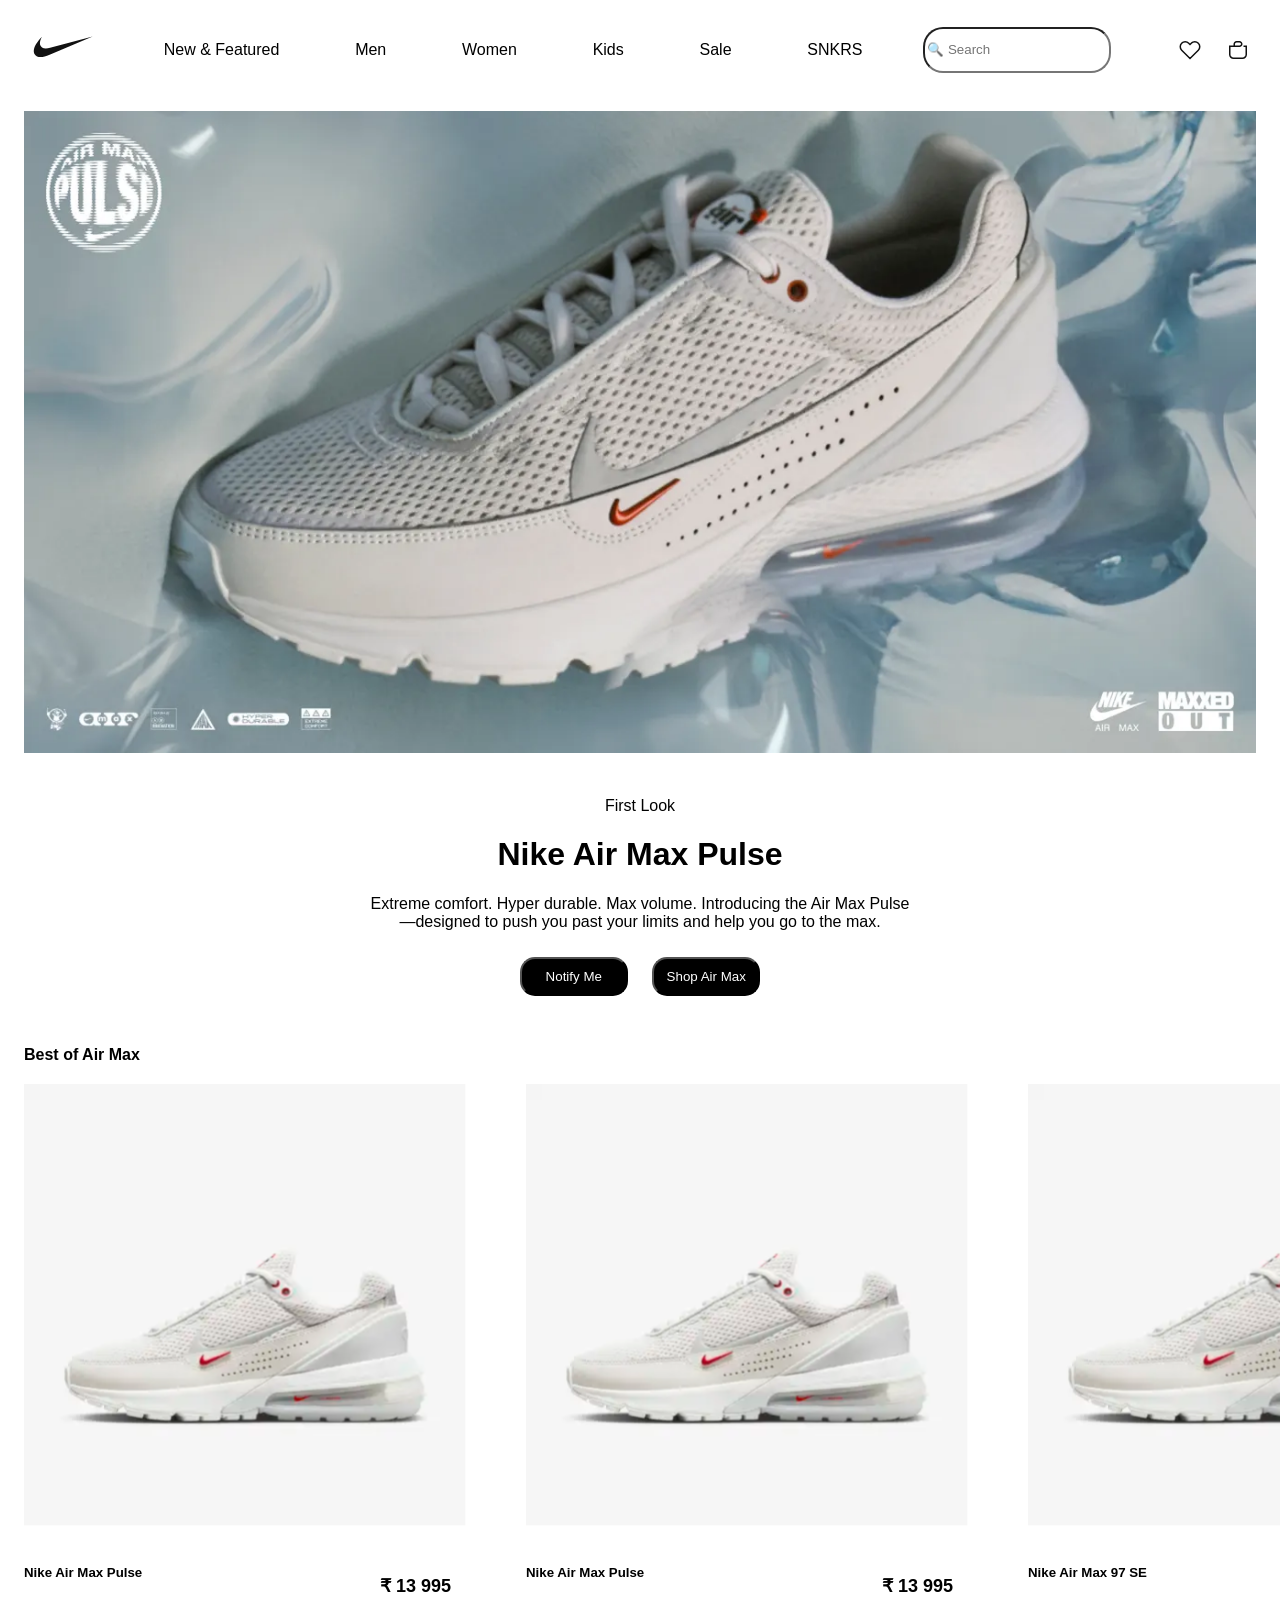
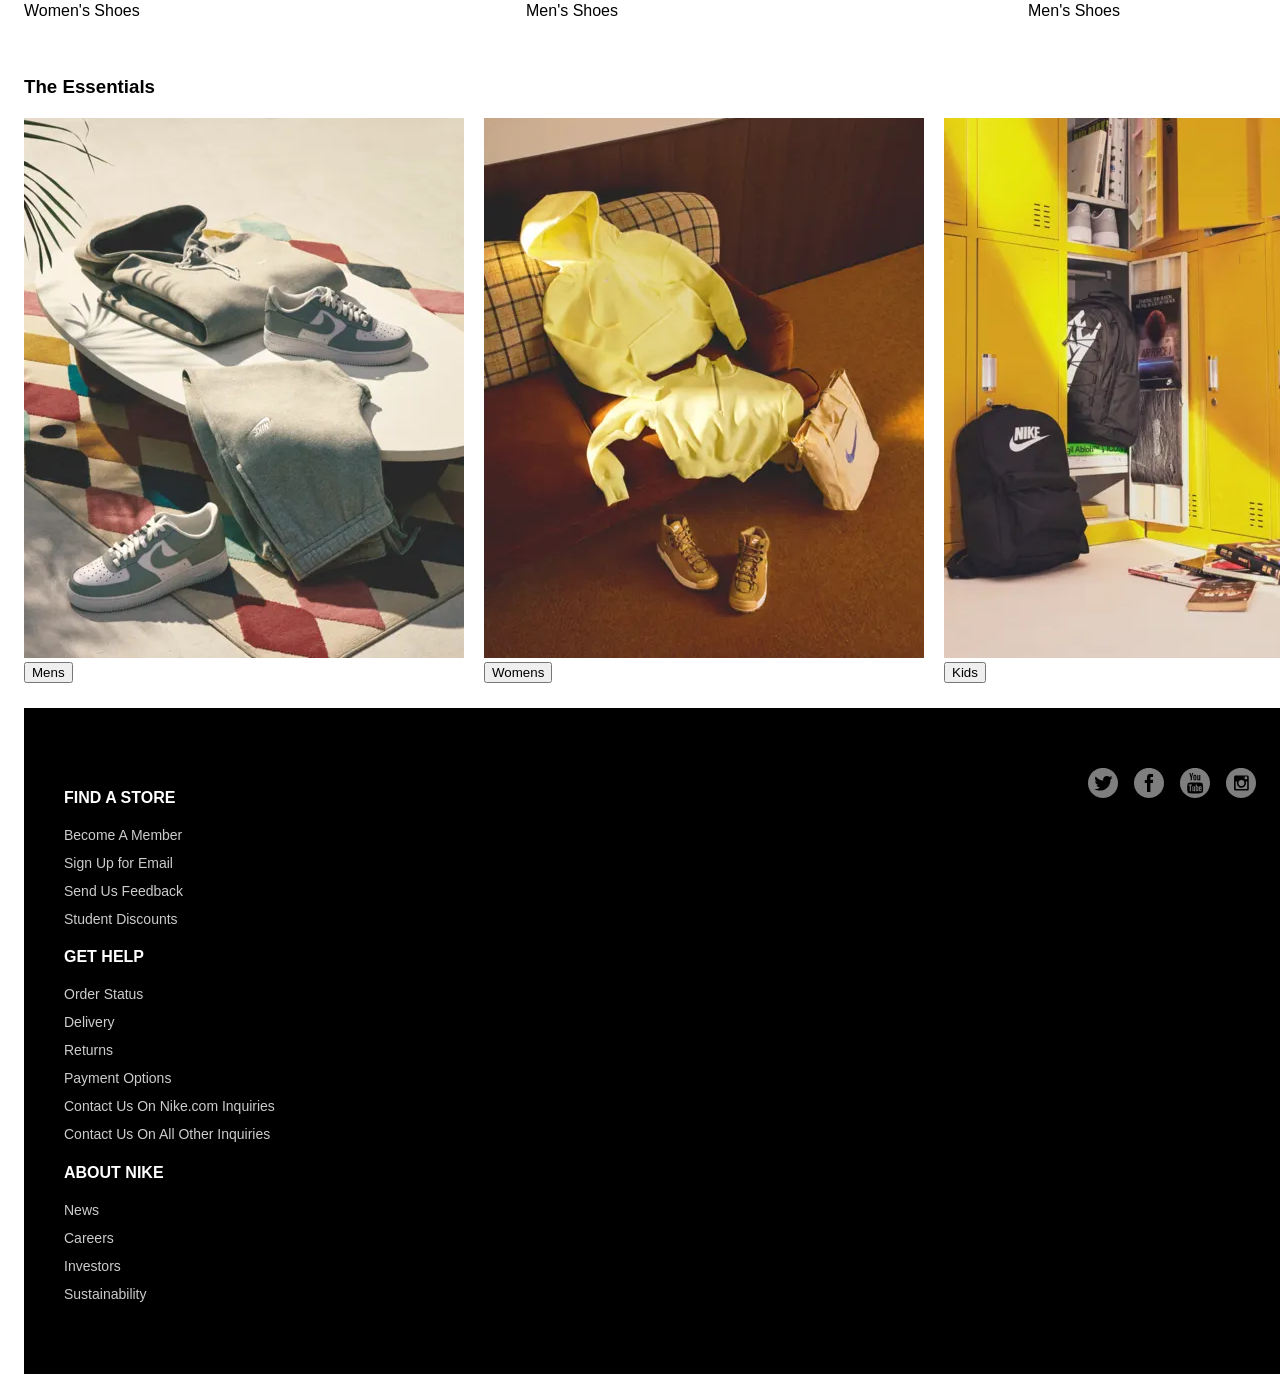
<file: index.html>
<!DOCTYPE html>
<html lang="en">
<head>
    <meta charset="UTF-8">
    <meta name="viewport" content="width=device-width, initial-scale=1.0">
    <title>Nike Air Max</title>
    <link rel="stylesheet" href="style.css">
</head>
<body>
<div class="container">

    <header>
        <nav>
            <a href="index.html"><img src="Images/Frame.svg"></a>
            <p><a href="Page2.html">New & Featured</a></p> 
            <p>Men</p> 
            <p>Women</p> 
            <p>Kids</p> 
            <p>Sale</p> 
            <p>SNKRS</p>
            <input type="text" placeholder="🔍 Search" name="" id="" class="Shit">
            <img src="Images/AutoLayoutHorizontal.svg">
        </nav>
    </header>
    <img src="Images/Image.png" class="hero-image">
    <div class="txt1">
        <p>First Look</p>
        <h1>Nike Air Max Pulse</h1>
        <p>Extreme comfort. Hyper durable. Max volume. Introducing the Air Max Pulse <br>
            —designed to push you past your limits and help you go to the max.
        </p>
        <button class="btn btn-dark">Notify Me</button>
        <button class="btn btn-dark">Shop Air Max</button>
    </div>
    
    <h4 style="margin-bottom: 20px; margin-top: 40px;">Best of Air Max</h4>
    
    <div class="card-group">
        <div class="card">
            <img src="Images/shoe.svg" class="card-img-top">
            <div class="card-body">
                <div class="card-price">₹ 13 995</div>
                <h5 class="card-title">Nike Air Max Pulse</h5>
                <p class="card-text">Women's Shoes</p>
            </div>
        </div>
        <div class="card">
            <img src="Images/shoe.svg" class="card-img-top">
            <div class="card-body">
                <div class="card-price">₹ 13 995</div>
                <h5 class="card-title">Nike Air Max Pulse</h5>
                <p class="card-text">Men's Shoes</p>
            </div>
        </div>
        <div class="card">
            <img src="Images/shoe.svg" class="card-img-top">
            <div class="card-body">
                <div class="card-price">₹ 16 995</div>
                <h5 class="card-title">Nike Air Max 97 SE</h5>
                <p class="card-text">Men's Shoes</p>
            </div>
        </div>
    </div>
    
    <h3 style="margin-top: 40px;">The Essentials</h3>
    
<div class="sectors">
    <div class="bk"><img src="Images/Bk1.svg" alt=""><button>Mens</button></div>
    <div class="bk"><img src="Images/Bk2.svg" alt=""><button>Womens</button></div>
    <div class="bk"><img src="Images/Bk3.svg" alt=""><button>Kids</button></div>
</div>

        <footer>
            <div class="main">
                <div class="footer-container">
                    <div class="footer-menu">
                        <div class="footer-column">
                            <h4>FIND A STORE</h4>
                            <ul>
                                <li>Become A Member</li>
                                <li><a href="Page3.html" style="text-decoration: none; color: #ccc;">Sign Up for Email</a></li>
                                <li>Send Us Feedback</li>
                                <li>Student Discounts</li>
                            </ul>
                        </div>
                        
                        <div class="footer-column">
                            <h4>GET HELP</h4>
                            <ul>
                                <li>Order Status</li>
                                <li>Delivery</li>
                                <li>Returns</li>
                                <li>Payment Options</li>
                                <li>Contact Us On Nike.com Inquiries</li>
                                <li>Contact Us On All Other Inquiries</li>
                            </ul>
                        </div>
                        
                        <div class="footer-column">
                            <h4>ABOUT NIKE</h4>
                            <ul>
                                <li>News</li>
                                <li>Careers</li>
                                <li>Investors</li>
                                <li>Sustainability</li>
                            </ul>
                        </div>
                    </div>
                    
                    <div class="footer-icons">
                        <img src="Images/Icons.svg" alt="Social Icons">                
                    </div>
                </div>
            </div>
        </footer>
</div>
</body>
</html>
</file>
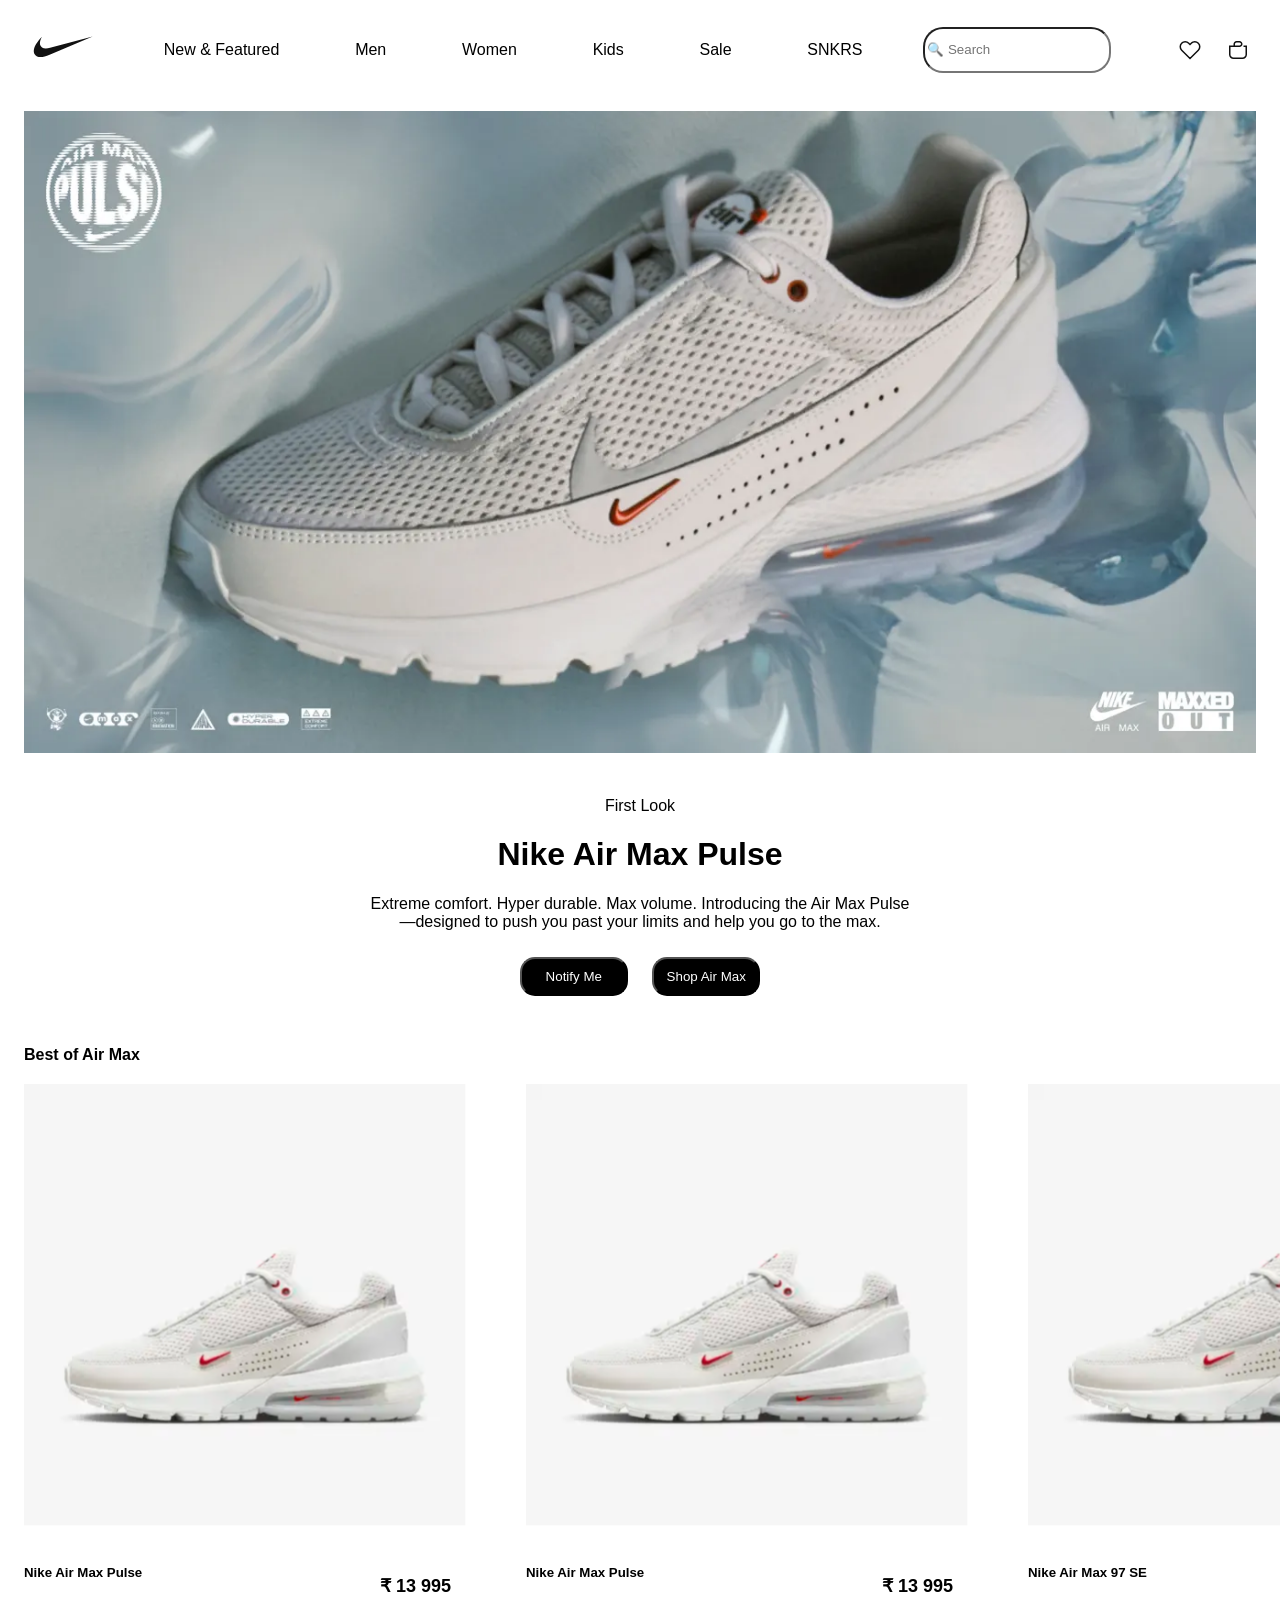
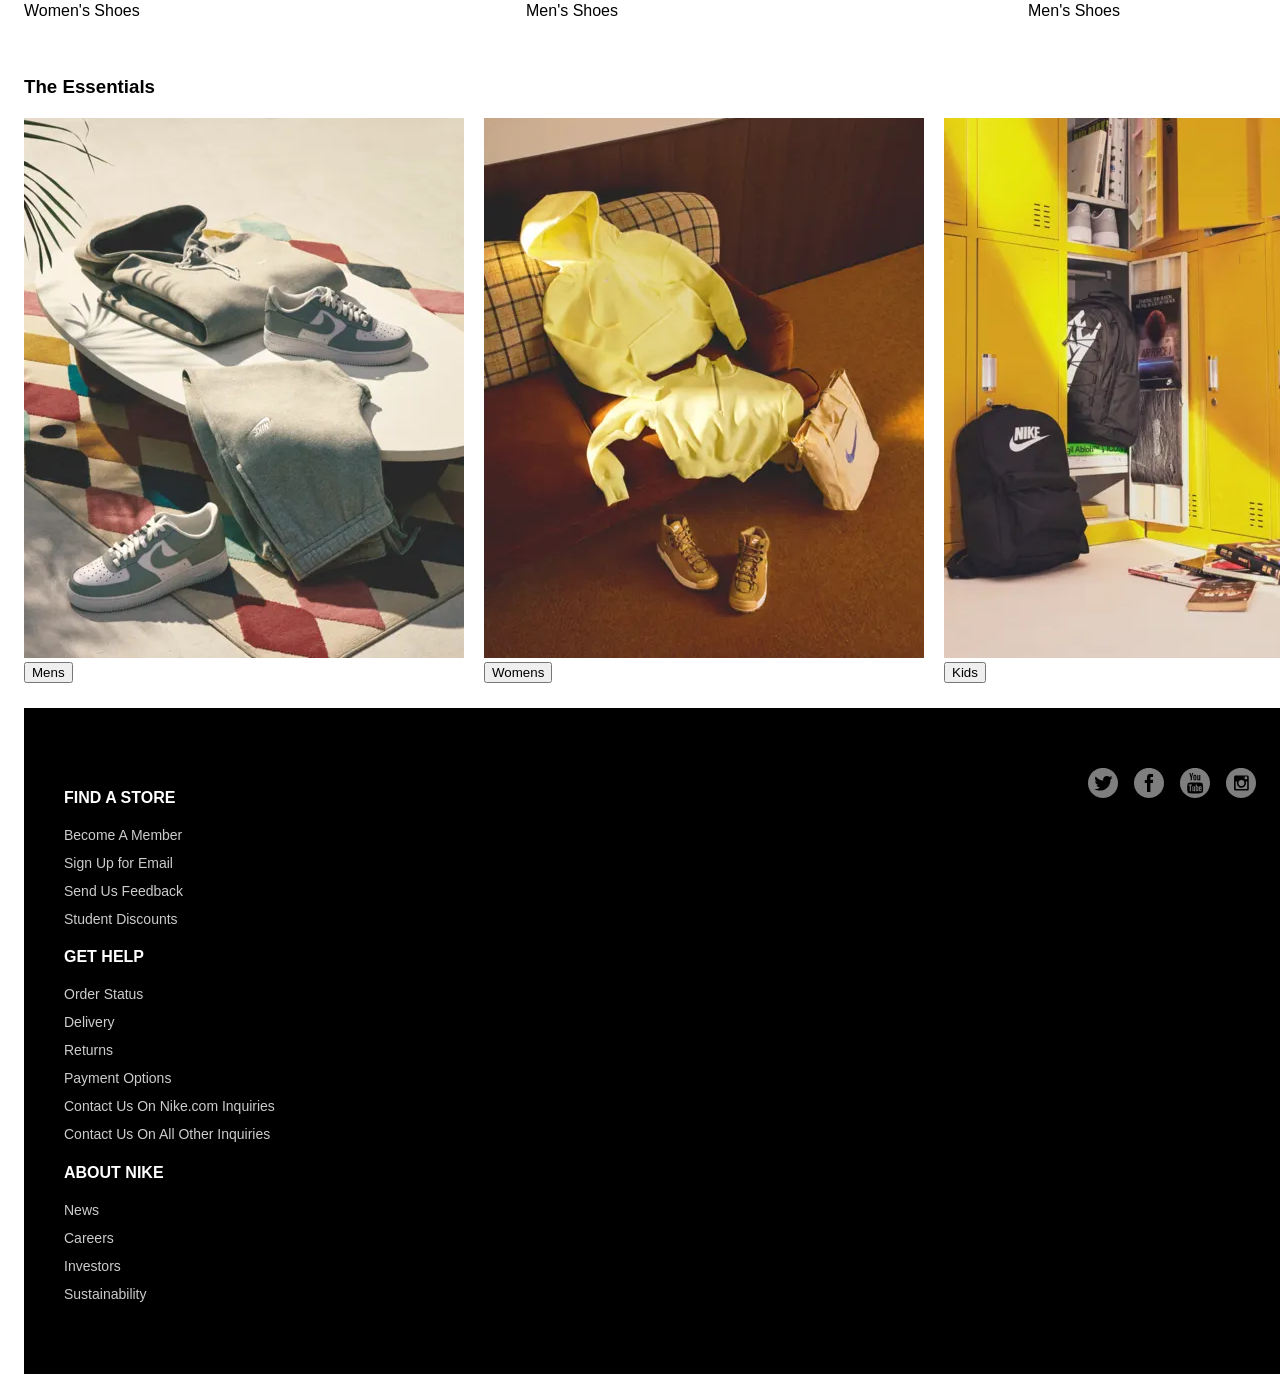
<file: Index.html>
<!DOCTYPE html>
<html lang="en">
<head>
    <meta charset="UTF-8">
    <meta name="viewport" content="width=device-width, initial-scale=1.0">
    <title>Nike Air Max</title>
    <link rel="stylesheet" href="style.css">
</head>
<body>
<div class="container">

    <header>
        <nav>
            <a href="Index.html"><img src="/Images/Frame.svg"></a>
            <p><a href="Page2.html">New & Featured</a></p> 
            <p>Men</p> 
            <p>Women</p> 
            <p>Kids</p> 
            <p>Sale</p> 
            <p>SNKRS</p>
            <input type="text" placeholder="🔍 Search" name="" id="" class="Shit">
            <img src="/Images/AutoLayoutHorizontal.svg">
        </nav>
    </header>
    <img src="/Images/Image.png" class="hero-image">
    <div class="txt1">
        <p>First Look</p>
        <h1>Nike Air Max Pulse</h1>
        <p>Extreme comfort. Hyper durable. Max volume. Introducing the Air Max Pulse <br>
            —designed to push you past your limits and help you go to the max.
        </p>
        <button class="btn btn-dark">Notify Me</button>
        <button class="btn btn-dark">Shop Air Max</button>
    </div>
    
    <h4 style="margin-bottom: 20px; margin-top: 40px;">Best of Air Max</h4>
    
    <div class="card-group">
        <div class="card">
            <img src="/Images/shoe.svg" class="card-img-top">
            <div class="card-body">
                <div class="card-price">₹ 13 995</div>
                <h5 class="card-title">Nike Air Max Pulse</h5>
                <p class="card-text">Women's Shoes</p>
            </div>
        </div>
        <div class="card">
            <img src="/Images/shoe.svg" class="card-img-top">
            <div class="card-body">
                <div class="card-price">₹ 13 995</div>
                <h5 class="card-title">Nike Air Max Pulse</h5>
                <p class="card-text">Men's Shoes</p>
            </div>
        </div>
        <div class="card">
            <img src="/Images/shoe.svg" class="card-img-top">
            <div class="card-body">
                <div class="card-price">₹ 16 995</div>
                <h5 class="card-title">Nike Air Max 97 SE</h5>
                <p class="card-text">Men's Shoes</p>
            </div>
        </div>
    </div>
    
    <h3 style="margin-top: 40px;">The Essentials</h3>
    
<div class="sectors">
    <div class="bk"><img src="/Images/Bk1.svg" alt=""><button>Mens</button></div>
    <div class="bk"><img src="/Images/Bk2.svg" alt=""><button>Womens</button></div>
    <div class="bk"><img src="/Images/Bk3.svg" alt=""><button>Kids</button></div>
</div>

        <footer>
            <div class="main">
                <div class="footer-container">
                    <div class="footer-menu">
                        <div class="footer-column">
                            <h4>FIND A STORE</h4>
                            <ul>
                                <li>Become A Member</li>
                                <li><a href="Page3.html" style="text-decoration: none; color: #ccc;">Sign Up for Email</a></li>
                                <li>Send Us Feedback</li>
                                <li>Student Discounts</li>
                            </ul>
                        </div>
                        
                        <div class="footer-column">
                            <h4>GET HELP</h4>
                            <ul>
                                <li>Order Status</li>
                                <li>Delivery</li>
                                <li>Returns</li>
                                <li>Payment Options</li>
                                <li>Contact Us On Nike.com Inquiries</li>
                                <li>Contact Us On All Other Inquiries</li>
                            </ul>
                        </div>
                        
                        <div class="footer-column">
                            <h4>ABOUT NIKE</h4>
                            <ul>
                                <li>News</li>
                                <li>Careers</li>
                                <li>Investors</li>
                                <li>Sustainability</li>
                            </ul>
                        </div>
                    </div>
                    
                    <div class="footer-icons">
                        <img src="/Images/Icons.svg" alt="Social Icons">                
                    </div>
                </div>
            </div>
        </footer>
</div>
</body>
</html>
</file>
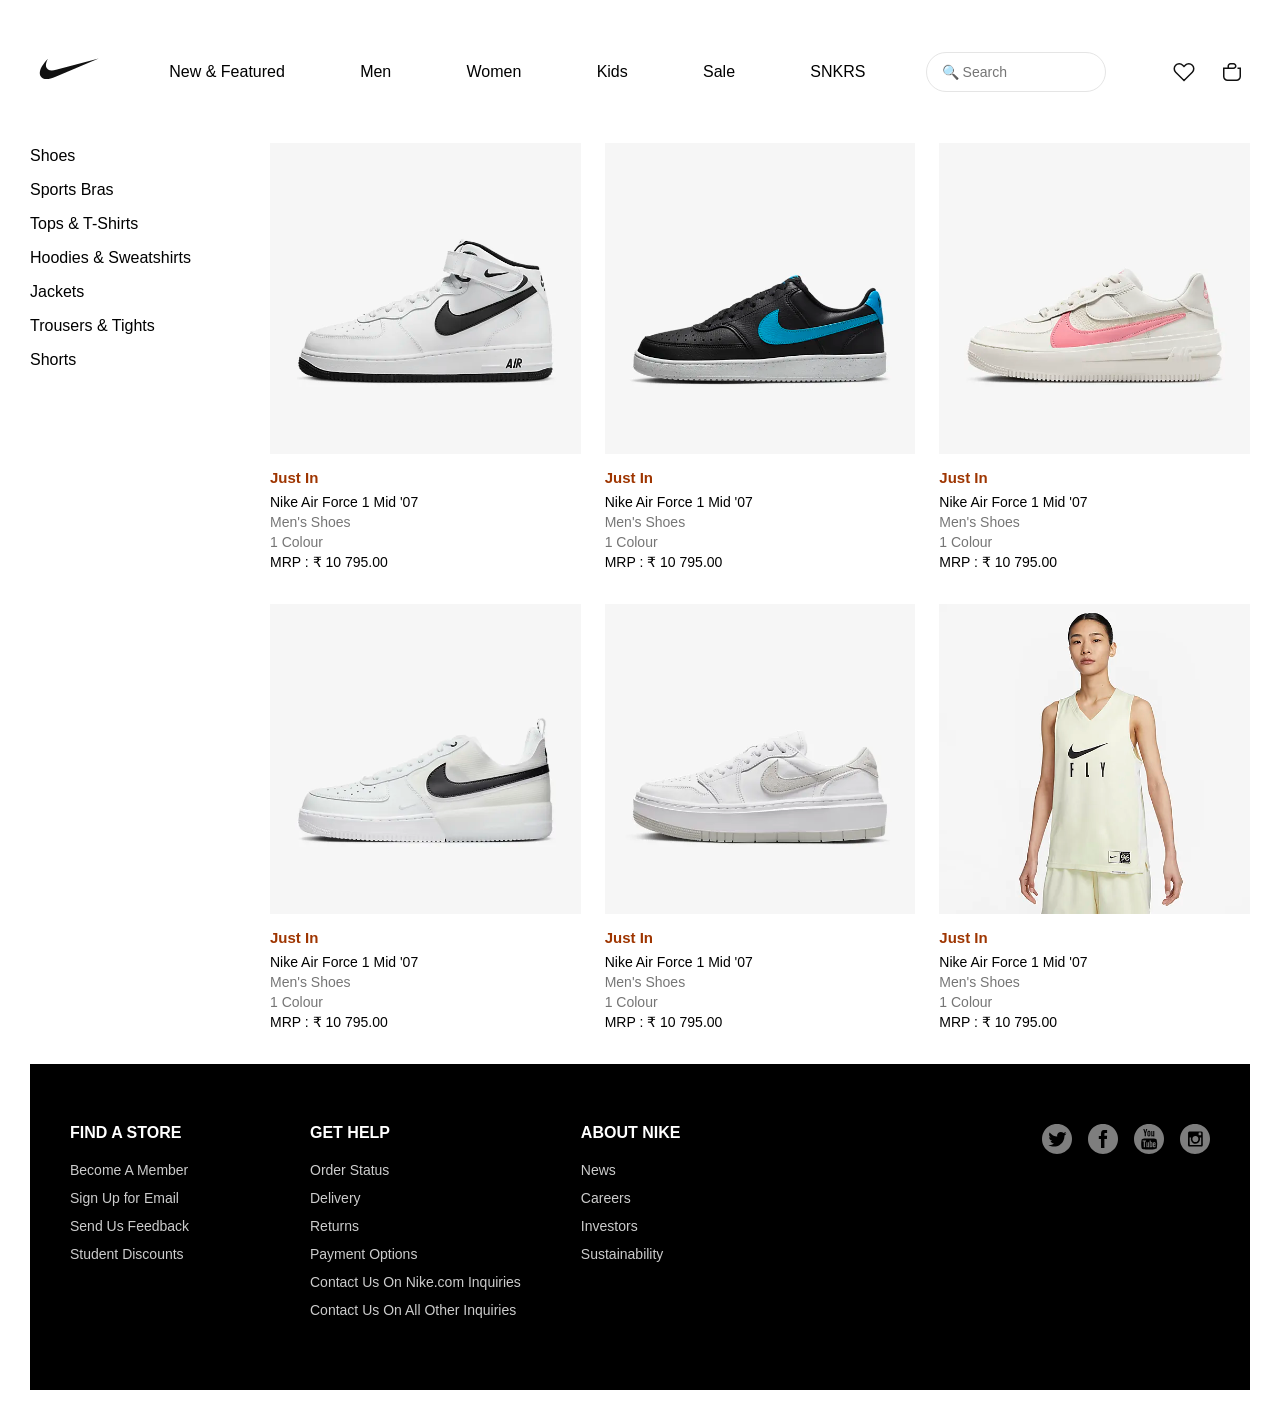
<file: Page2.html>
<!DOCTYPE html>
<html lang="en">
<head>
    <meta charset="UTF-8">
    <meta name="viewport" content="width=device-width, initial-scale=1.0">
    <title>Document</title>
<link rel="stylesheet" href="Page2.css">
</head>
<body class="p-3 m-0 border-0 bd-example m-0 border-0">
    <div class="container">
        <header>
            <nav>
                <a href="index.html"><img src="Images/Frame.svg" alt="Nike Logo"></a>
                <p><a href="Page2.html" style="text-decoration: none; color: black;">New & Featured</a></p> 
                <p>Men</p> 
                <p>Women</p> 
                <p>Kids</p> 
                <p>Sale</p> 
                <p>SNKRS</p>
                <input type="text" placeholder="🔍 Search" name="" id="" class="Shit">
                <img src="Images/AutoLayoutHorizontal.svg" alt="Cart">
            </nav>
        </header>
        <div class="content-wrapper">
            <aside>
                <li>
                    <ul>Shoes</ul>
                    <ul>Sports Bras</ul>
                    <ul>Tops & T-Shirts</ul>
                    <ul>Hoodies & Sweatshirts</ul>
                    <ul>Jackets</ul>
                    <ul>Trousers & Tights</ul>
                    <ul>Shorts</ul>
                </li>
            </aside>
            
            <div class="product-grid">
                <div class="row">
                    <div class="col">
                        <div class="card">
                            <img src="Images/Rectangle.svg" alt="Product">
                            <div class="card-body">
                                <h5 class="card-title" style="color: #9E3500;">Just In</h5>
                                <p class="card-text">Nike Air Force 1 Mid '07</p>
                                <p class="card-text" style="color: #757575;">Men's Shoes</p>
                                <p class="card-text" style="color: #757575;">1 Colour</p>
                                <p class="card-text">MRP : ₹ 10 795.00</p>
                            </div>
                        </div>
                    </div>
                    <div class="col">
                        <div class="card">
                            <img src="Images/Rectangle (1).svg" alt="Product">
                            <div class="card-body">
                                <h5 class="card-title" style="color: #9E3500;">Just In</h5>
                                <p class="card-text">Nike Air Force 1 Mid '07</p>
                                <p class="card-text" style="color: #757575;">Men's Shoes</p>
                                <p class="card-text" style="color: #757575;">1 Colour</p>
                                <p class="card-text">MRP : ₹ 10 795.00</p>
                            </div>
                        </div>
                    </div>
                    <div class="col">
                        <div class="card">
                            <img src="Images/Rectangle (2).svg" alt="Product">
                            <div class="card-body">
                                <h5 class="card-title" style="color: #9E3500;">Just In</h5>
                                <p class="card-text">Nike Air Force 1 Mid '07</p>
                                <p class="card-text" style="color: #757575;">Men's Shoes</p>
                                <p class="card-text" style="color: #757575;">1 Colour</p>
                                <p class="card-text">MRP : ₹ 10 795.00</p>
                            </div>
                        </div>
                    </div>
                    <div class="col">
                        <div class="card">
                            <img src="Images/Rectangle (3).svg" alt="Product">
                            <div class="card-body">
                                <h5 class="card-title" style="color: #9E3500;">Just In</h5>
                                <p class="card-text">Nike Air Force 1 Mid '07</p>
                                <p class="card-text" style="color: #757575;">Men's Shoes</p>
                                <p class="card-text" style="color: #757575;">1 Colour</p>
                                <p class="card-text">MRP : ₹ 10 795.00</p>
                            </div>
                        </div>
                    </div>
                    <div class="col">
                        <div class="card">
                            <img src="Images/Rectangle (4).svg" alt="Product">
                            <div class="card-body">
                                <h5 class="card-title" style="color: #9E3500;">Just In</h5>
                                <p class="card-text">Nike Air Force 1 Mid '07</p>
                                <p class="card-text" style="color: #757575;">Men's Shoes</p>
                                <p class="card-text" style="color: #757575;">1 Colour</p>
                                <p class="card-text">MRP : ₹ 10 795.00</p>
                            </div>
                        </div>
                    </div>
                    <div class="col">
                        <div class="card">
                            <img src="Images/Rectangle (5).svg" alt="Product">
                            <div class="card-body">
                                <h5 class="card-title" style="color: #9E3500;">Just In</h5>
                                <p class="card-text">Nike Air Force 1 Mid '07</p>
                                <p class="card-text" style="color: #757575;">Men's Shoes</p>
                                <p class="card-text" style="color: #757575;">1 Colour</p>
                                <p class="card-text">MRP : ₹ 10 795.00</p>
                            </div>
                        </div>
                    </div>
                </div>
            </div>
        </div>

        <footer>
            <div class="main">
                <div class="footer-container">
                    <div class="footer-menu">
                        <div class="footer-column">
                            <h4>FIND A STORE</h4>
                            <ul>
                                <li>Become A Member</li>
                                <li><a href="Page3.html" style="text-decoration: none; color: #ccc;">Sign Up for Email</a></li>
                                <li>Send Us Feedback</li>
                                <li>Student Discounts</li>
                            </ul>
                        </div>
                        
                        <div class="footer-column">
                            <h4>GET HELP</h4>
                            <ul>
                                <li>Order Status</li>
                                <li>Delivery</li>
                                <li>Returns</li>
                                <li>Payment Options</li>
                                <li>Contact Us On Nike.com Inquiries</li>
                                <li>Contact Us On All Other Inquiries</li>
                            </ul>
                        </div>
                        
                        <div class="footer-column">
                            <h4>ABOUT NIKE</h4>
                            <ul>
                                <li>News</li>
                                <li>Careers</li>
                                <li>Investors</li>
                                <li>Sustainability</li>
                            </ul>
                        </div>
                    </div>
                    
                    <div class="footer-icons">
                        <img src="Images/Icons.svg" alt="Social Icons">                
                    </div>
                </div>
            </div>
        </footer>
    </div>
</body>
</html>
</file>
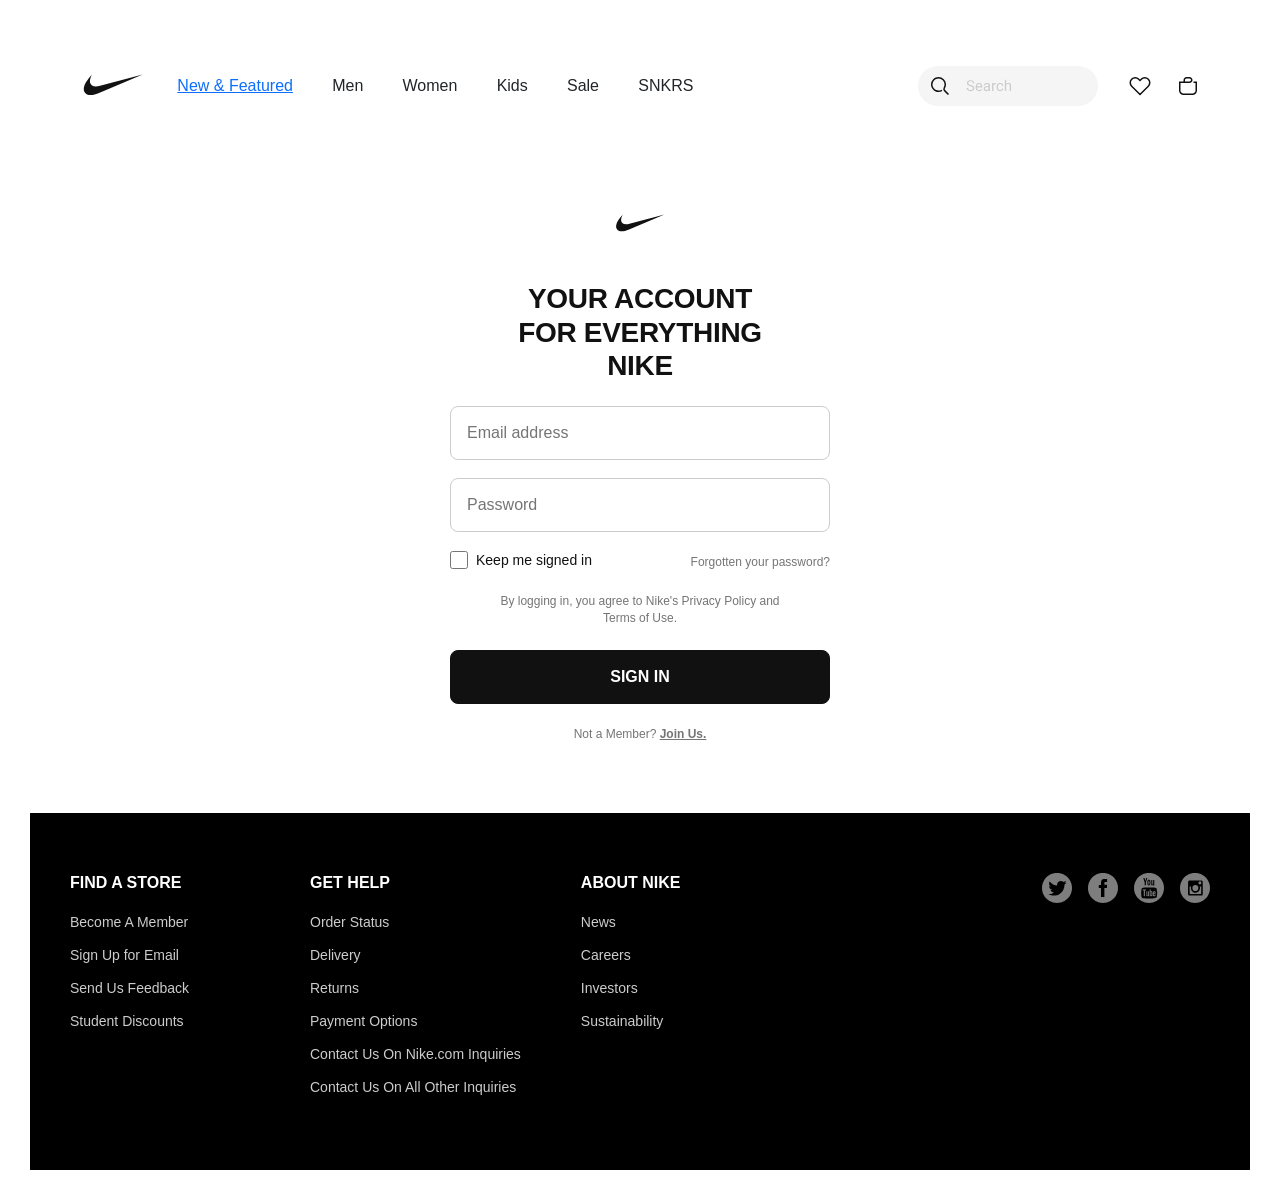
<file: Page3.html>
<!DOCTYPE html>
<html lang="en">
<head>
    <meta charset="UTF-8">
    <meta name="viewport" content="width=device-width, initial-scale=1.0">
    <title></title>
    <link rel="stylesheet" href="https://cdn.jsdelivr.net/npm/bootstrap@5.3.8/dist/css/bootstrap.min.css">
    <link rel="stylesheet" href="Page3.css">
</head>
<body>
    <div class="container">
        <nav>
            <a href="index.html"><img src="/Images/Frame.svg" alt="Nike"></a>
            <p><a href="Page2.html">New & Featured</a></p> 
            <p>Men</p> 
            <p>Women</p> 
            <p>Kids</p> 
            <p>Sale</p> 
            <p>SNKRS</p>
            <img src="Images/Frame1.svg" alt="Search">
            <img src="Images/AutoLayoutHorizontal.svg" alt="Cart">
        </nav> 

        <div class="inp">
            <img src="Images/Frame.svg" alt="Nike Logo">
            <h1>YOUR ACCOUNT <br> FOR EVERYTHING <br> NIKE</h1>
            <input type="text" placeholder="Email address">
            <input type="password" placeholder="Password">
            <div class="rowe">
                <div class="checkbox-group">
                    <input type="checkbox" id="vehicle1" name="vehicle1" value="Bike">
                    <label for="vehicle1">Keep me signed in</label>
                </div>
                <h6>Forgotten your password?</h6>
            </div>
            <h6>By logging in, you agree to Nike's Privacy Policy and <br> Terms of Use.</h6>
            <button>SIGN IN</button>
            <h6>Not a Member? <span style="text-decoration: underline;">Join Us.</span></h6>
        </div>

        <footer>
            <div class="main">
                <div class="footer-container">
                    <div class="footer-menu">
                        <div class="footer-column">
                            <h4>FIND A STORE</h4>
                            <ul>
                                <li>Become A Member</li>
                                <li><a href="Page3.html">Sign Up for Email</a></li>
                                <li>Send Us Feedback</li>
                                <li>Student Discounts</li>
                            </ul>
                        </div>
                        
                        <div class="footer-column">
                            <h4>GET HELP</h4>
                            <ul>
                                <li>Order Status</li>
                                <li>Delivery</li>
                                <li>Returns</li>
                                <li>Payment Options</li>
                                <li>Contact Us On Nike.com Inquiries</li>
                                <li>Contact Us On All Other Inquiries</li>
                            </ul>
                        </div>
                        
                        <div class="footer-column">
                            <h4>ABOUT NIKE</h4>
                            <ul>
                                <li>News</li>
                                <li>Careers</li>
                                <li>Investors</li>
                                <li>Sustainability</li>
                            </ul>
                        </div>
                    </div>
                    
                    <div class="footer-icons">
                        <img src="Images/Icons.svg" alt="Social Icons">                
                    </div>
                </div>
            </div>
        </footer>
    </div>
</body>
</html>
</file>
<file: style.css>
.container {
            max-width: 1440px;
            font-family: 'Roboto', sans-serif;
            padding: 0 16px;
            margin: 0 auto;
        }

        nav {
            display: flex;
            justify-content: space-between;
            align-items: center;
        }
        nav ul{
            list-style: none; 
            display: flex;
            justify-content: space-around!important;
            gap: 100px;
            text-decoration: none;

        }
        nav a{
            text-decoration: none;
            color: black;
        }
        nav p {
            margin: 0;
            cursor: pointer;
        }

        nav p + p {
            margin-left: 15px;
        }

        nav img + p {
            margin-left: 200px;
        }

        nav p + img {
            margin-left: 200px;
        }

        .txt1 {
            text-align: center;
            margin-top: 40px;
            margin-bottom: 40px;
        }

        .txt1 button {
            margin: 10px;
        }

        .sectors {
            display: flex;
            gap: 20px;
            margin-top: 20px;
            justify-content: center;
            justify-content: space-between;
        }

        .bk{
            max-width: 440px;
            height: 540px;
            position: relative;
            background-size: cover;
            background-position: center;
        }

        .bk1 {
            background-image: url('/Images/Bk1.svg');
        }

        .bk2 {
            background-image: url('/Images/Bk2.svg');
        }

        .bk3 {
            background-image: url('/Images/Bk3.svg');
        }

        .bk1 button, .bk2 button, .bk3 button {
            margin: 0;
        }

        li {
            list-style: none;
            cursor: pointer;
            margin-bottom: 8px;
        }

        li:hover {
            text-decoration: underline;
        }

        .footer-container {
            display: flex;
            justify-content: space-between;
            align-items: flex-start;
            flex-wrap: wrap;
            gap: 40px;
            padding: 40px 20px;
        }

        .footer-menu {
            display: block;
            gap: 60px;
            flex-wrap: wrap;
        }

        .footer-column {
            min-width: 180px;
        }

        .footer-column h4 {
            color: white;
            font-size: 16px;
            margin-bottom: 20px;
            font-weight: 600;
        }

        .footer-column ul {
            padding: 0;
            margin: 0;
        }

        .footer-column li {
            color: #ccc;
            font-size: 14px;
            margin-bottom: 12px;
        }

        .footer-icons {
            display: flex;
            gap: 20px;
            align-items: center;
        }

        .footer-icons img {
            width: 337px;
            height: 37px;
        }

        .main {
            background: rgb(0, 0, 0);
            width: 100%;
            max-width: 1400px;
            color: white;
            margin-top: 50px;
            padding: 20px;
        }

        .hero-image {
            width: 100%;
            margin-top: 20px;
        }

        .card-group {
            gap: 60px;
            display: flex;
        }

        .card {
            border: none;
            position: relative;
        }
.card-image{
    display: block;
    width: 100%;
}
        .card-body {
            position: relative;
        }

        .card-price {
            position: absolute;
            top: 10px;
            right: 15px;
            font-weight: bold;
            font-size: 18px;
            color: #000;
        }

        .card-title {
            margin-top: 35px;
        }

.btn-dark{
    background-color: black;
    width: 108px;
    height: 39px;
    border-radius: 15px;
    color: #ffffff;
        border-color: none;
}
.btn-light{
    position: absolute;
    padding: 10px 15px;
    bottom: 40px;
    left: 40px;
    color: #000;
    background-color: #ffffff;
    border-radius: 15px;
    border-color: none;
}
.Shit{
    width: 180px;
    height: 40px;
    border-radius: 20px;
}
</file>
<file: Page2.css>
* {
            margin: 0;
            padding: 0;
            box-sizing: border-box;
        }

        .container {
            max-width: 1440px;
            font-family: 'Roboto', sans-serif;
            padding: 30px;
            margin: 0 auto;
        }

        nav {
            display: flex;
            justify-content: space-between;
            align-items: center;
            flex-wrap: wrap;
            gap: 20px;
            margin-bottom: 30px;
        }
        nav ul{
            list-style: none; 
            display: flex;
            justify-content: space-around!important;
            gap: 100px;
            text-decoration: none;

        }
        nav a{
            text-decoration: none;
            color: black;
        }
        nav p {
            margin: 0;
            cursor: pointer;
            font-weight: 500;
        }

        nav p + p {
            margin-left: 15px;
        }

        nav img + p {
            margin-left: 200px;
        }

        nav p + img {
            margin-left: 200px;
        }

        li {
            list-style: none;
            cursor: pointer;
            margin-bottom: 8px;
            padding: 0;
        }

        ul {
            list-style: none;
            margin-bottom: 8px;
            padding: 4px 0;
        }

        ul {
            text-decoration: none;
        }

        aside ul:hover {
            text-decoration: underline;
        }
        li:hover {
            text-decoration: none;
        }

        .footer-container {
            display: flex;
            justify-content: space-between;
            align-items: flex-start;
            flex-wrap: wrap;
            gap: 40px;
            padding: 40px 20px;
            margin: 0 auto
        }

        .footer-menu {
            display: flex;
            gap: 60px;
            flex-wrap: wrap;
        }

        .footer-column {
            min-width: 180px;
        }

        .footer-column h4 {
            color: white;
            font-size: 16px;
            margin-bottom: 20px;
            font-weight: 600;
        }

        .footer-column ul {
            padding: 0;
            margin: 0;
        }

        .footer-column li {
            color: #ccc;
            font-size: 14px;
            margin-bottom: 12px;
            cursor: pointer;
        }

        .footer-column li:hover {
            text-decoration: underline;
        }

        .footer-icons {
            display: flex;
            gap: 20px;
            align-items: center;
        }

        .footer-icons img {
            width: 337px;
            height: 37px;
        }
        .main {
            background: rgb(0, 0, 0);
            width: 100%;
            max-width: 1380px;
            color: white;
            margin-top: 50px;
            padding: 20px;
            margin: 0 auto;
        }
        .content-wrapper {
            display: flex;
            gap: 40px;
            margin-top: 20px;
        }
        aside {
            flex: 0 0 200px;
        }
        .product-grid {
            flex: 1;
        }
        
        /* FIXED PRODUCT GRID STYLES */
        .product-grid .row {
            display: flex;
            flex-wrap: wrap;
            margin: 0 -12px;
        }
        
        .product-grid .col {
            flex: 0 0 auto;
            width: 33.33333333%;
            padding: 0 12px;
            margin-bottom: 30px;
        }
        
        .card {
            height: 100%;
            display: flex;
            flex-direction: column;
            border: none;
            background: transparent;
        }
        
        .card img {
            width: 100%;
            height: auto;
            display: block;
            margin-bottom: 15px;
        }
        
        .card-body {
            padding: 0;
        }
        
        .card-title {
            margin-bottom: 8px;
            font-size: 15px;
        }
        
        .card-text {
            margin-bottom: 4px;
            font-size: 14px;
        }
        
        .Shit {
            width: 180px;
            height: 40px;
            border-radius: 20px;
            padding: 0 15px;
            border: 1px solid #e5e5e5;
            font-size: 14px;
        }
        
        /* Responsive */
        @media (max-width: 992px) {
            .product-grid .col {
                width: 50%;
            }
        }
        
        @media (max-width: 768px) {
            .content-wrapper {
                flex-direction: column;
            }
            .product-grid .col {
                width: 100%;
            }
            nav {
                flex-direction: column;
                align-items: flex-start;
            }
        }
</file>
<file: Page3.css>
* {
            margin: 0;
            padding: 0;
            box-sizing: border-box;
        }

        .container {
            max-width: 1440px;
            font-family: 'Roboto', sans-serif;
            padding: 30px;
            margin: 0 auto;
        }

        nav {
            display: flex;
            justify-content: space-around;
            align-items: center;
            padding: 1rem 2rem;
        }

        nav p {
            margin: 0;
            cursor: pointer;
        }

        nav p + p {
            margin-left: 15px;
        }

        nav img + p {
            margin-left: 200px;
        }

        nav p + img {
            margin-left: 200px;
        }

        .inp {
            text-align: center;
            max-width: 380px;
            margin: 50px auto 70px auto;
            display: flex;
            flex-direction: column;
            align-items: center;
            gap: 18px;
        }

        .inp img:first-child {
            width: 65px;
            margin-bottom: 8px;
        }

        .inp h1 {
            font-size: 28px;
            font-weight: 700;
            letter-spacing: -0.3px;
            line-height: 1.2;
            color: #111;
            margin: 0 0 5px 0;
        }

        .inp input[type="text"],/*W3school tak kaze*/
        .inp input[type="password"] {
            width: 100%;
            padding: 14px 16px;
            font-size: 16px;
            border: 1px solid #ccc;
            border-radius: 8px;
            background: #fff;
            outline: none;
            transition: border 0.2s;
            box-sizing: border-box;
        }

        .inp input[type="text"]:focus,/*W3school tak kaze*/
        .inp input[type="password"]:focus {
            border-color: #111;
        }

        .rowe {
            display: flex;
            align-items: center;
            justify-content: space-between;
            width: 100%;
            gap: 12px;
            flex-wrap: nowrap;
            font-size: 14px;
        }

        .checkbox-group {
            display: flex;
            align-items: center;
            gap: 8px;
            flex-shrink: 0;
        }

        .checkbox-group input {
            width: 18px;
            height: 18px;
            margin: 0;
            cursor: pointer;
        }

        .checkbox-group label {
            font-size: 14px;
            color: #111;
            cursor: pointer;
            margin: 0;
            font-weight: 400;
            white-space: nowrap;
        }

        .rowe h6 {
            margin: 0;
            font-size: 14px;
            font-weight: 400;
            color: #BCBCBC;
            cursor: pointer;
            text-decoration: none;
            white-space: nowrap;
            flex-shrink: 0;
        }

        .rowe h6:hover {
            color: #757575;
            text-decoration: none;
        }

        .inp h6 {
            font-size: 12px;
            color: #757575;
            font-weight: 400;
            margin: 4px 0 0;
            line-height: 1.4;
        }

        .inp button {
            width: 100%;
            background-color: #111;
            color: white;
            border: 1px solid #111;
            border-radius: 8px;
            padding: 14px 16px;
            font-size: 16px;
            font-weight: 600;
            cursor: pointer;
            transition: all 0.2s;
            margin-top: 6px;
            box-sizing: border-box;
        }

        .inp button:hover {
            background-color: #2c2c2c;
            border-color: #2c2c2c;
        }

        .inp h6 span {
            font-weight: 700;
            cursor: pointer;
            text-decoration: underline;
        }


        footer {
            margin-top: 40px;
        }

        .main {
            background: rgb(0, 0, 0);
            width: 100%;
            max-width: 1380px;
            color: white;
            margin-top: 50px;
            padding: 20px;
        }

        .footer-container {
            display: flex;
            justify-content: space-between;
            align-items: flex-start;
            flex-wrap: wrap;
            gap: 40px;
            padding: 40px 20px;
        }

        .footer-menu {
            display: flex;
            gap: 60px;
            flex-wrap: wrap;
        }

        .footer-column {
            min-width: 180px;
        }

        .footer-column h4 {
            color: white;
            font-size: 16px;
            margin-bottom: 20px;
            font-weight: 600;
        }

        .footer-column ul {
            padding: 0;
            margin: 0;
        }

        .footer-column li {
            color: #ccc;
            font-size: 14px;
            margin-bottom: 12px;
            cursor: pointer;
            list-style: none;
        }

        .footer-column li:hover {
            text-decoration: underline;
        }

        .footer-icons {
            display: flex;
            gap: 20px;
            align-items: center;
        }

        .footer-icons img {
            width: 337px;
            height: 37px;
        }

        li {
            list-style: none;
            cursor: pointer;
            margin-bottom: 8px;
        }

        .footer-column li a {
            color: #ccc;
            text-decoration: none;
        }

        .footer-column li a:hover {
            text-decoration: underline;
            color: white;
        }
</file>
